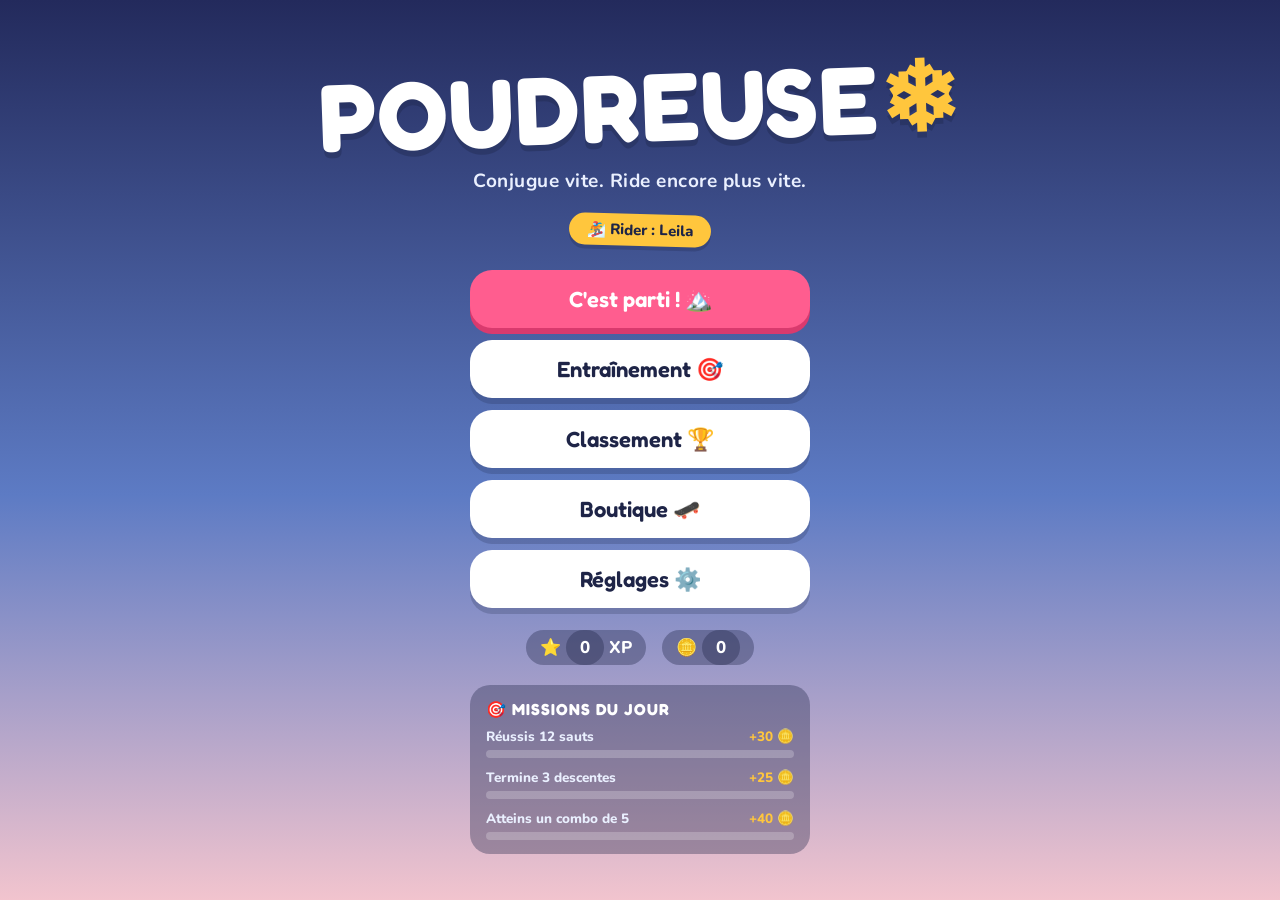
<file: index.html>
<!DOCTYPE html>
<html lang="fr">
<head>
<meta charset="UTF-8">
<meta name="viewport" content="width=device-width, initial-scale=1.0">
<title>Poudreuse ❄ le jeu de conjugaison snowboard</title>
<meta name="description" content="Conjugue vite. Ride encore plus vite. Un jeu de snowboard pour réviser la conjugaison française — présent, futur, imparfait.">
<meta name="theme-color" content="#232A5C">

<!-- Open Graph / social sharing -->
<meta property="og:type" content="website">
<meta property="og:url" content="https://poudreuse.vercel.app/">
<meta property="og:title" content="Poudreuse ❄ le jeu de conjugaison snowboard">
<meta property="og:description" content="Conjugue vite. Ride encore plus vite. Réussis tes verbes pour enchaîner les tricks et grimper au classement.">
<meta property="og:image" content="https://poudreuse.vercel.app/assets/og.png">
<meta property="og:image:width" content="1200">
<meta property="og:image:height" content="630">
<meta property="og:image:alt" content="Poudreuse — snowboardeuse sur fond de montagnes enneigées au crépuscule">
<meta property="og:image" content="https://poudreuse.vercel.app/assets/og-square.png">
<meta property="og:image:width" content="1200">
<meta property="og:image:height" content="1200">
<meta property="og:image:alt" content="Poudreuse — snowboardeuse (format carré)">
<meta property="og:locale" content="fr_FR">
<meta property="og:site_name" content="Poudreuse">
<meta name="twitter:card" content="summary_large_image">
<meta name="twitter:title" content="Poudreuse ❄ le jeu de conjugaison snowboard">
<meta name="twitter:description" content="Conjugue vite. Ride encore plus vite. Réussis tes verbes pour enchaîner les tricks et grimper au classement.">
<meta name="twitter:image" content="https://poudreuse.vercel.app/assets/og.png">

<link rel="icon" href="data:image/svg+xml,%3Csvg xmlns='http://www.w3.org/2000/svg' viewBox='0 0 100 100'%3E%3Crect width='100' height='100' rx='22' fill='%23232A5C'/%3E%3Ctext x='50' y='52' font-size='64' text-anchor='middle' dominant-baseline='central'%3E%E2%9D%84%EF%B8%8F%3C/text%3E%3C/svg%3E">
<link rel="preconnect" href="https://fonts.googleapis.com">
<link href="https://fonts.googleapis.com/css2?family=Fredoka:wght@500;600;700&family=Nunito:ital,wght@0,400;0,600;0,700;0,800;1,600&display=swap" rel="stylesheet">
<link rel="stylesheet" href="/css/styles.css">
</head>
<body>

<!-- ================= MENU ================= -->
<div id="menu" class="screen active">
  <div class="title-block">
    <h1>POUDREUSE<span class="flake">❄</span></h1>
    <p>Conjugue vite. Ride encore plus vite.</p>
  </div>
  <div class="rider-tag">🏂 Rider : <span id="riderName">Leila</span></div>
  <div class="menu-btns">
    <button class="big-btn" onclick="UI.show('mountains')">C'est parti ! 🏔️</button>
    <button class="big-btn secondary" onclick="Game.practice()">Entraînement 🎯</button>
    <button class="big-btn secondary" onclick="UI.show('leaderboard')">Classement 🏆</button>
    <button class="big-btn secondary" onclick="UI.show('shop')">Boutique 🛹</button>
    <button class="big-btn secondary" onclick="UI.show('settings')">Réglages ⚙️</button>
  </div>
  <div class="wallet">
    <span>⭐ <span id="menuXP">0</span> XP</span>
    <span>🪙 <span id="menuCoins">0</span></span>
    <span class="day-chip" id="dayChip" style="display:none"></span>
  </div>
  <div class="missions-box" id="missionsBox">
    <h3>🎯 MISSIONS DU JOUR</h3>
    <div id="missionList"></div>
  </div>
</div>

<!-- ================= MOUNTAIN SELECT ================= -->
<div id="mountains" class="screen">
  <div class="panel">
    <div class="back-row">
      <h2>Choisis ta piste</h2>
      <button class="chip-btn" onclick="UI.show('menu')">← Retour</button>
    </div>
    <p class="sub">Gagne des XP pour débloquer les pistes suivantes.</p>
    <div id="boostBar"></div>
    <div class="mtn-list" id="mtnList"></div>
  </div>
</div>

<!-- ================= SHOP ================= -->
<div id="shop" class="screen">
  <div class="panel">
    <div class="back-row">
      <h2>Boutique</h2>
      <button class="chip-btn" onclick="UI.show('menu')">← Retour</button>
    </div>
    <p class="sub">🪙 <span id="shopCoins">0</span> pièces — gagne des pièces en réussissant tes tricks !</p>
    <div class="shop-grid" id="shopGrid"></div>
  </div>
</div>

<!-- ================= SETTINGS ================= -->
<div id="settings" class="screen">
  <div class="panel">
    <div class="back-row">
      <h2>Réglages</h2>
      <button class="chip-btn" onclick="UI.show('menu')">← Retour</button>
    </div>
    <div class="setting-row">
      <div>Accents obligatoires<small>Sinon « prefere » compte pour « préfère »</small></div>
      <button class="toggle" id="tglStrict" onclick="Settings.toggle('strict')" aria-label="Accents obligatoires"></button>
    </div>
    <div class="setting-row">
      <div>Indice en anglais<small>Montre la traduction du verbe</small></div>
      <button class="toggle on" id="tglHint" onclick="Settings.toggle('hint')" aria-label="Indice en anglais"></button>
    </div>
    <div class="setting-row">
      <div>Sons<small>Bips, chocs et fanfares</small></div>
      <button class="toggle on" id="tglSound" onclick="Settings.toggle('sound')" aria-label="Sons"></button>
    </div>
    <div class="setting-row" id="authRow">
      <div class="auth-info" id="authInfo">
        <img id="authAvatar" alt="" style="display:none">
        <div><span id="authTitle">Compte Google</span><small id="authSub">Sauvegarde ta progression et publie ton nom au classement.</small></div>
      </div>
      <button class="chip-btn" id="authBtn" onclick="UI.auth()">Se connecter</button>
    </div>
  </div>
</div>

<!-- ================= LEADERBOARD ================= -->
<div id="leaderboard" class="screen">
  <div class="panel">
    <div class="back-row">
      <h2>Classement 🏆</h2>
      <button class="chip-btn" onclick="UI.show('menu')">← Retour</button>
    </div>
    <p class="sub">Les meilleurs scores, piste par piste.</p>
    <div class="lb-tabs" id="lbTabs"></div>
    <div class="lb-list" id="lbList"></div>
  </div>
</div>

<!-- ================= GAME ================= -->
<div id="game" class="screen">
  <canvas id="cv"></canvas>
  <div id="hud">
    <div style="display:flex;gap:8px">
      <div class="hud-pill" id="scorePill">0 pts</div>
      <div class="hud-pill" id="streakPill">🔥 0</div>
      <div class="hud-pill" id="coinPill">🪙 0</div>
    </div>
    <div style="display:flex;gap:8px">
      <div class="hud-pill" id="boostPill" style="display:none"></div>
      <div class="hud-pill" id="recordPill">🏆 0</div>
      <div class="hud-pill" id="jumpPill">Saut 1/10</div>
      <button class="hud-pill" style="pointer-events:auto" onclick="Game.quit()">✕</button>
    </div>
  </div>
  <div id="combo-banner"></div>
  <div id="trick-burst"><span class="trick-name"></span><span class="trick-pts"></span></div>
  <div id="reveal-card"><div class="label">La bonne réponse</div><div class="answer"></div></div>
  <div id="countdown"></div>
  <div id="prompt-zone">
    <div class="prompt-card" id="promptCard">
      <div class="golden-tag" id="goldenTag" style="display:none">✨ VERBE DORÉ ×3 ✨</div>
      <div class="prompt-tense" id="pTense">PRÉSENT</div>
      <div class="prompt-verb" id="pVerb">parler</div>
      <div class="prompt-eng" id="pEng">to speak</div>
      <div class="prompt-person">➜ <b id="pPerson">nous</b> ______</div>
    </div>
    <div id="timerbar"><div id="timerfill"></div></div>
    <div class="answer-row">
      <input id="answer" autocomplete="off" autocapitalize="off" spellcheck="false" placeholder="tape ici…">
      <button id="goBtn" onclick="Game.submit()">GO</button>
    </div>
    <div class="accent-strip" id="accentStrip"></div>
  </div>
</div>

<!-- ================= RESULTS ================= -->
<div id="results" class="screen">
  <div class="panel" style="text-align:center">
    <h2 id="resTitle">Descente terminée ! 🏁</h2>
    <p class="sub" id="resSub"></p>
    <div class="stat-grid">
      <div class="stat"><div class="v" id="resScore">0</div><div class="k">Points</div></div>
      <div class="stat"><div class="v" id="resAcc">0%</div><div class="k">Précision</div></div>
      <div class="stat"><div class="v" id="resBest">—</div><div class="k">Meilleur trick</div></div>
      <div class="stat"><div class="v" id="resCoins">+0 🪙</div><div class="k">Pièces</div></div>
    </div>
    <div style="text-align:left">
      <div class="xp-note"><span id="resXPnote"></span></div>
      <div class="xp-bar"><div class="xp-fill" id="resXPfill" style="width:0%"></div></div>
    </div>
    <div class="review-list" id="reviewList" style="text-align:left"></div>
    <div id="unlockFlash"></div>
    <div class="chest-zone" id="chestZone" style="display:none">
      <div class="chest-label">Descente réussie — tu as gagné un coffre !</div>
      <button class="chest-btn" id="chestBtn" onclick="Game.openChest()">🎁</button>
      <div id="chestReveal"></div>
    </div>
    <div class="lb-submit" id="lbSubmit"></div>
    <div class="menu-btns" style="width:100%;margin-top:16px">
      <button class="big-btn" onclick="Game.replay()">Encore ! 🔁</button>
      <button class="big-btn secondary" onclick="UI.show('leaderboard')">Classement 🏆</button>
      <button class="big-btn secondary" onclick="UI.show('mountains')">Autre piste 🏔️</button>
    </div>
  </div>
</div>
<div id="toast"></div>

<script src="/js/data.js"></script>
<script src="/js/audio.js"></script>
<script src="/js/ui.js"></script>
<script src="/js/world.js"></script>
<script src="/js/missions.js"></script>
<script src="/js/game.js"></script>
<script type="module" src="/js/cloud.js"></script>
</body>
</html>
</file>
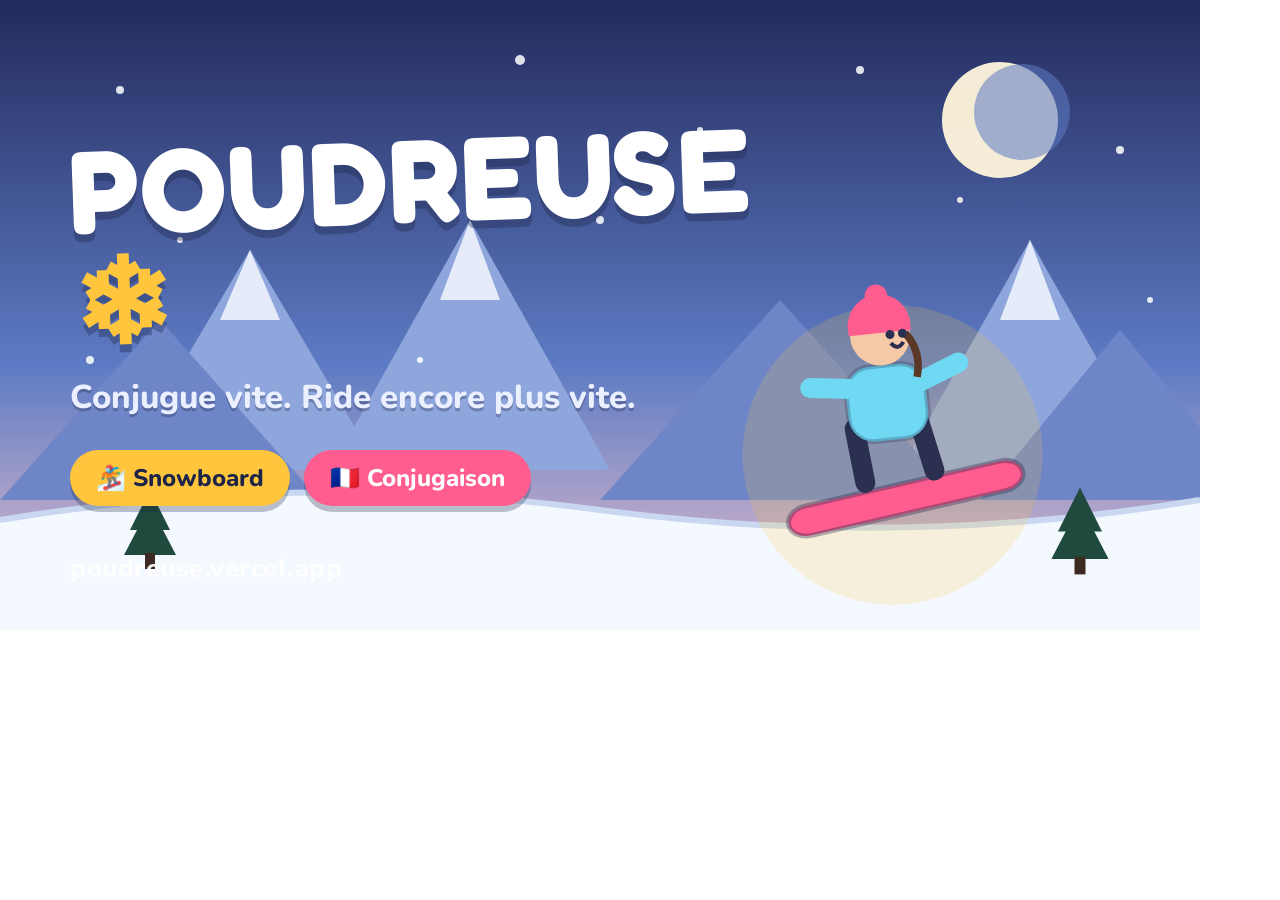
<file: assets/og-source.html>
<!DOCTYPE html>
<html lang="fr">
<head>
<meta charset="UTF-8">
<link href="https://fonts.googleapis.com/css2?family=Fredoka:wght@500;600;700&family=Nunito:wght@600;700;800&display=swap" rel="stylesheet">
<style>
  *{margin:0;padding:0;box-sizing:border-box}
  html,body{width:1200px;height:630px;overflow:hidden}
  .card{
    position:relative;width:1200px;height:630px;
    font-family:'Nunito',sans-serif;color:#1E2447;
    background:linear-gradient(180deg,#232A5C 0%,#5D7BC4 58%,#F2C4CE 100%);
  }
  svg.scene{position:absolute;inset:0;width:1200px;height:630px}
  .content{position:absolute;inset:0;display:flex;align-items:center;padding:0 70px}
  .left{width:640px}
  h1{
    font-family:'Fredoka',sans-serif;font-weight:700;font-size:118px;line-height:.95;
    color:#fff;letter-spacing:2px;text-shadow:0 8px 0 rgba(30,36,71,.35);
    transform:rotate(-2deg);
  }
  h1 .flake{color:#FFC63D}
  .tag{
    margin-top:26px;font-size:33px;font-weight:800;color:#EAF0FF;
    text-shadow:0 3px 0 rgba(30,36,71,.3);
  }
  .chips{margin-top:30px;display:flex;gap:14px}
  .chip{
    font-weight:800;font-size:24px;padding:12px 26px;border-radius:999px;
    box-shadow:0 6px 0 rgba(30,36,71,.28);
  }
  .chip.gold{background:#FFC63D;color:#1E2447}
  .chip.coral{background:#FF5D8F;color:#fff}
  .url{
    position:absolute;left:70px;bottom:44px;font-weight:800;font-size:26px;
    color:#fff;opacity:.92;letter-spacing:.5px;
  }
</style>
</head>
<body>
<div class="card">
  <svg class="scene" viewBox="0 0 1200 630" preserveAspectRatio="none">
    <!-- moon -->
    <circle cx="1000" cy="120" r="58" fill="rgba(255,246,220,.95)"/>
    <circle cx="1022" cy="112" r="48" fill="#5D7BC4" opacity=".55"/>
    <!-- far peaks -->
    <g fill="#8FA6DC">
      <polygon points="120,470 250,250 380,470"/>
      <polygon points="330,470 470,220 610,470"/>
      <polygon points="900,470 1030,240 1160,470"/>
    </g>
    <g fill="#F4F8FF" opacity=".85">
      <polygon points="220,320 250,250 280,320"/>
      <polygon points="440,300 470,220 500,300"/>
      <polygon points="1000,320 1030,240 1060,320"/>
    </g>
    <!-- mid peaks -->
    <g fill="#6E86C8">
      <polygon points="0,500 160,320 320,500"/>
      <polygon points="600,500 780,300 960,500"/>
      <polygon points="980,500 1120,330 1260,500"/>
    </g>
    <!-- snow ground -->
    <path d="M0,520 Q300,470 600,510 T1200,500 L1200,630 L0,630 Z" fill="#F4F8FF"/>
    <path d="M0,520 Q300,470 600,510 T1200,500" fill="none" stroke="#C9D8F0" stroke-width="6"/>
    <!-- little pines -->
    <g>
      <g transform="translate(150,545)"><polygon points="-26,10 26,10 0,-40" fill="#1F4A3D"/><polygon points="-20,-15 20,-15 0,-55" fill="#1F4A3D"/><rect x="-5" y="8" width="10" height="16" fill="#3B2B22"/></g>
      <g transform="translate(1080,548) scale(1.1)"><polygon points="-26,10 26,10 0,-40" fill="#1F4A3D"/><polygon points="-20,-15 20,-15 0,-55" fill="#1F4A3D"/><rect x="-5" y="8" width="10" height="16" fill="#3B2B22"/></g>
    </g>
    <!-- falling snow -->
    <g fill="#fff" opacity=".85">
      <circle cx="120" cy="90" r="4"/><circle cx="330" cy="160" r="3"/><circle cx="520" cy="60" r="5"/>
      <circle cx="700" cy="130" r="3"/><circle cx="860" cy="70" r="4"/><circle cx="180" cy="240" r="3"/>
      <circle cx="600" cy="220" r="4"/><circle cx="960" cy="200" r="3"/><circle cx="1120" cy="150" r="4"/>
      <circle cx="420" cy="360" r="3"/><circle cx="90" cy="360" r="4"/><circle cx="1150" cy="300" r="3"/>
    </g>

    <!-- SNOWBOARDER (right side), matches the in-game vector rider -->
    <g transform="translate(890,430) scale(2.5) rotate(-6)">
      <!-- fire glow -->
      <circle cx="0" cy="10" r="60" fill="#FFC63D" opacity=".18"/>
      <!-- board -->
      <g transform="rotate(-7)">
        <rect x="-48" y="22" width="96" height="12" rx="8" fill="#FF5D8F"/>
        <rect x="-48" y="22" width="96" height="12" rx="8" fill="none" stroke="rgba(30,36,71,.35)" stroke-width="2"/>
      </g>
      <!-- legs -->
      <path d="M-12,20 L-14,-2" stroke="#2B3050" stroke-width="8" stroke-linecap="round"/>
      <path d="M16,18 L12,-2" stroke="#2B3050" stroke-width="8" stroke-linecap="round"/>
      <!-- jacket -->
      <rect x="-16" y="-26" width="32" height="30" rx="10" fill="#6FD8F2" stroke="rgba(30,36,71,.25)" stroke-width="2"/>
      <!-- arms -->
      <path d="M-14,-18 L-30,-20" stroke="#6FD8F2" stroke-width="8" stroke-linecap="round"/>
      <path d="M14,-18 L30,-24" stroke="#6FD8F2" stroke-width="8" stroke-linecap="round"/>
      <!-- head -->
      <circle cx="0" cy="-38" r="12" fill="#F5C9A8"/>
      <!-- hair -->
      <path d="M10,-38 Q16,-30 13,-20" stroke="#5A3825" stroke-width="3" fill="none"/>
      <!-- beanie -->
      <path d="M-12.5,-42 A12.5,12.5 0 0 1 12.5,-42 Z" fill="#FF5D8F"/>
      <rect x="-12.5" y="-44" width="25" height="5" fill="#FF5D8F"/>
      <circle cx="0" cy="-54" r="4.5" fill="#FF5D8F"/>
      <!-- face -->
      <circle cx="4" cy="-38" r="1.8" fill="#2B3050"/>
      <circle cx="9" cy="-38" r="1.8" fill="#2B3050"/>
      <path d="M4,-34.5 Q6.5,-31 9,-34.5" stroke="#2B3050" stroke-width="1.6" fill="none"/>
    </g>
  </svg>

  <div class="content">
    <div class="left">
      <h1>POUDREUSE<span class="flake"> ❄</span></h1>
      <div class="tag">Conjugue vite. Ride encore plus vite.</div>
      <div class="chips">
        <span class="chip gold">🏂 Snowboard</span>
        <span class="chip coral">🇫🇷 Conjugaison</span>
      </div>
    </div>
  </div>
  <div class="url">poudreuse.vercel.app</div>
</div>
</body>
</html>
</file>
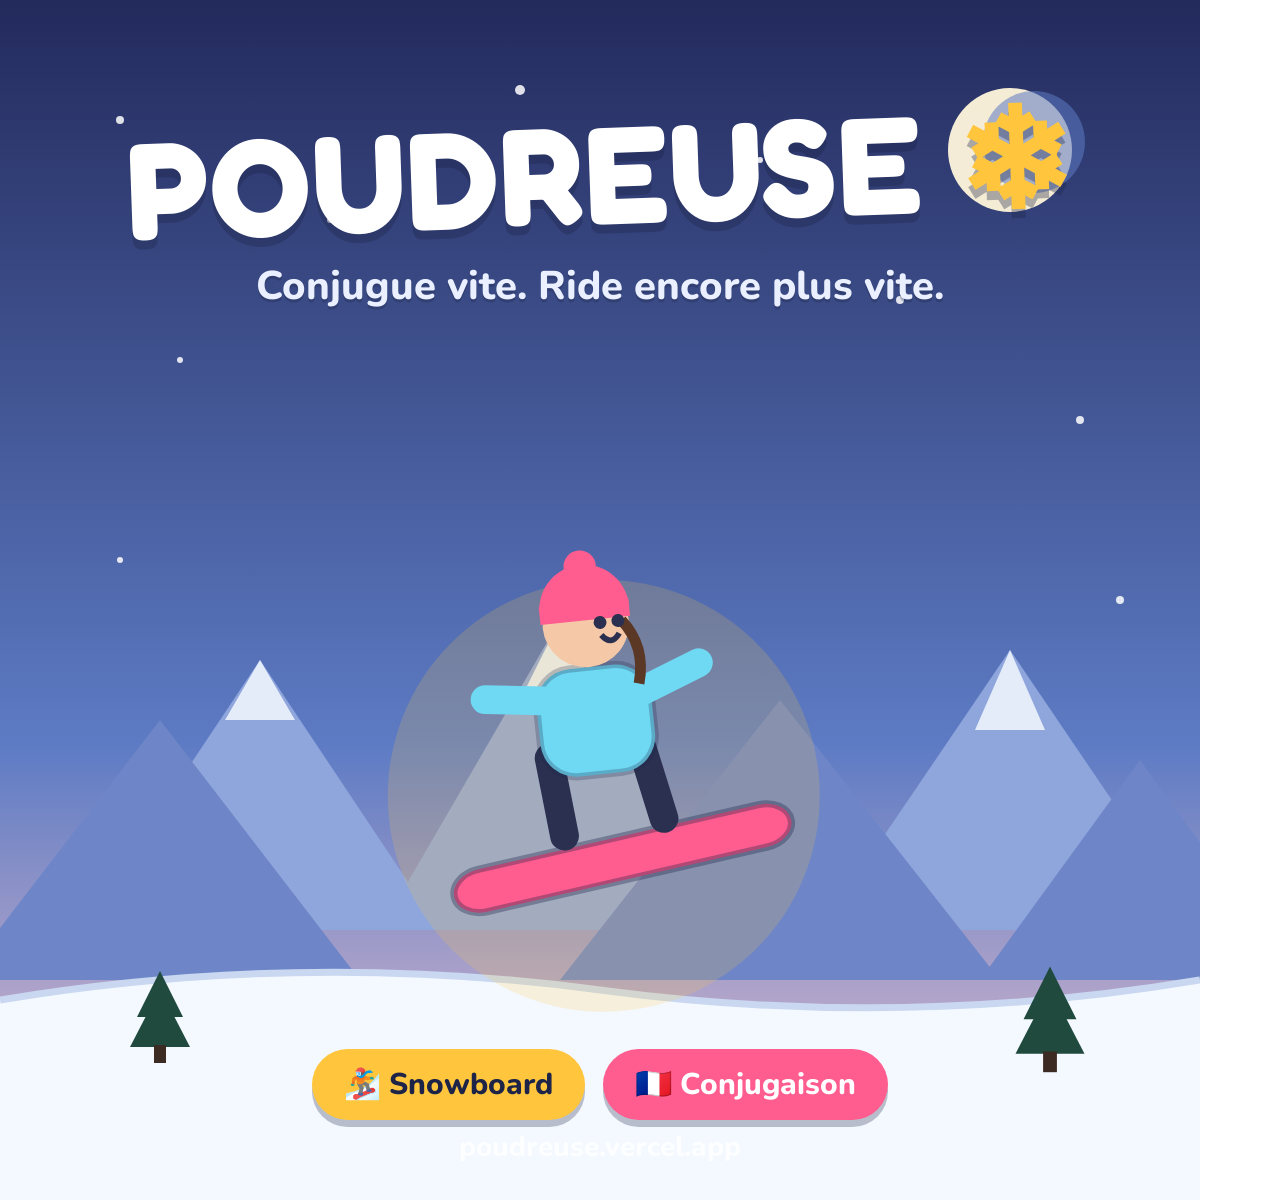
<file: assets/og-square-source.html>
<!DOCTYPE html>
<html lang="fr">
<head>
<meta charset="UTF-8">
<link href="https://fonts.googleapis.com/css2?family=Fredoka:wght@500;600;700&family=Nunito:wght@600;700;800&display=swap" rel="stylesheet">
<style>
  *{margin:0;padding:0;box-sizing:border-box}
  html,body{width:1200px;height:1200px;overflow:hidden}
  .card{
    position:relative;width:1200px;height:1200px;
    font-family:'Nunito',sans-serif;color:#1E2447;
    background:linear-gradient(180deg,#232A5C 0%,#5D7BC4 62%,#F2C4CE 100%);
  }
  svg.scene{position:absolute;inset:0;width:1200px;height:1200px}
  .content{position:absolute;inset:0;display:flex;flex-direction:column;align-items:center;text-align:center;padding-top:110px}
  h1{
    font-family:'Fredoka',sans-serif;font-weight:700;font-size:138px;line-height:.92;
    color:#fff;letter-spacing:2px;text-shadow:0 9px 0 rgba(30,36,71,.35);
    transform:rotate(-2deg);
  }
  h1 .flake{color:#FFC63D}
  .tag{
    margin-top:22px;font-size:40px;font-weight:800;color:#EAF0FF;
    text-shadow:0 3px 0 rgba(30,36,71,.3);
  }
  .chips{position:absolute;left:0;right:0;bottom:80px;display:flex;gap:18px;justify-content:center}
  .chip{
    font-weight:800;font-size:30px;padding:15px 32px;border-radius:999px;
    box-shadow:0 7px 0 rgba(30,36,71,.28);
  }
  .chip.gold{background:#FFC63D;color:#1E2447}
  .chip.coral{background:#FF5D8F;color:#fff}
  .url{position:absolute;left:0;right:0;bottom:34px;text-align:center;font-weight:800;font-size:28px;color:#fff;opacity:.9}
</style>
</head>
<body>
<div class="card">
  <svg class="scene" viewBox="0 0 1200 1200" preserveAspectRatio="none">
    <!-- moon -->
    <circle cx="1010" cy="150" r="62" fill="rgba(255,246,220,.95)"/>
    <circle cx="1034" cy="142" r="51" fill="#5D7BC4" opacity=".55"/>
    <!-- far peaks -->
    <g fill="#8FA6DC">
      <polygon points="80,930 260,660 440,930"/>
      <polygon points="380,930 560,620 740,930"/>
      <polygon points="820,930 1010,650 1200,930"/>
    </g>
    <g fill="#F4F8FF" opacity=".85">
      <polygon points="225,720 260,660 295,720"/>
      <polygon points="525,690 560,620 595,690"/>
      <polygon points="975,730 1010,650 1045,730"/>
    </g>
    <!-- mid peaks -->
    <g fill="#6E86C8">
      <polygon points="-40,980 160,720 360,980"/>
      <polygon points="560,980 780,700 1000,980"/>
      <polygon points="980,980 1140,760 1300,980"/>
    </g>
    <!-- snow ground -->
    <path d="M0,1000 Q300,950 600,990 T1200,980 L1200,1200 L0,1200 Z" fill="#F4F8FF"/>
    <path d="M0,1000 Q300,950 600,990 T1200,980" fill="none" stroke="#C9D8F0" stroke-width="7"/>
    <!-- pines -->
    <g transform="translate(160,1035)"><polygon points="-30,12 30,12 0,-46" fill="#1F4A3D"/><polygon points="-23,-18 23,-18 0,-64" fill="#1F4A3D"/><rect x="-6" y="10" width="12" height="18" fill="#3B2B22"/></g>
    <g transform="translate(1050,1040) scale(1.15)"><polygon points="-30,12 30,12 0,-46" fill="#1F4A3D"/><polygon points="-23,-18 23,-18 0,-64" fill="#1F4A3D"/><rect x="-6" y="10" width="12" height="18" fill="#3B2B22"/></g>
    <!-- falling snow -->
    <g fill="#fff" opacity=".85">
      <circle cx="120" cy="120" r="4"/><circle cx="330" cy="220" r="3"/><circle cx="520" cy="90" r="5"/>
      <circle cx="760" cy="160" r="3"/><circle cx="900" cy="300" r="4"/><circle cx="180" cy="360" r="3"/>
      <circle cx="1080" cy="420" r="4"/><circle cx="120" cy="560" r="3"/><circle cx="1120" cy="600" r="4"/>
    </g>

    <!-- SNOWBOARDER (centered) -->
    <g transform="translate(600,760) scale(3.6) rotate(-6)">
      <circle cx="0" cy="10" r="60" fill="#FFC63D" opacity=".18"/>
      <g transform="rotate(-7)">
        <rect x="-48" y="22" width="96" height="12" rx="8" fill="#FF5D8F"/>
        <rect x="-48" y="22" width="96" height="12" rx="8" fill="none" stroke="rgba(30,36,71,.35)" stroke-width="2"/>
      </g>
      <path d="M-12,20 L-14,-2" stroke="#2B3050" stroke-width="8" stroke-linecap="round"/>
      <path d="M16,18 L12,-2" stroke="#2B3050" stroke-width="8" stroke-linecap="round"/>
      <rect x="-16" y="-26" width="32" height="30" rx="10" fill="#6FD8F2" stroke="rgba(30,36,71,.25)" stroke-width="2"/>
      <path d="M-14,-18 L-30,-20" stroke="#6FD8F2" stroke-width="8" stroke-linecap="round"/>
      <path d="M14,-18 L30,-24" stroke="#6FD8F2" stroke-width="8" stroke-linecap="round"/>
      <circle cx="0" cy="-38" r="12" fill="#F5C9A8"/>
      <path d="M10,-38 Q16,-30 13,-20" stroke="#5A3825" stroke-width="3" fill="none"/>
      <path d="M-12.5,-42 A12.5,12.5 0 0 1 12.5,-42 Z" fill="#FF5D8F"/>
      <rect x="-12.5" y="-44" width="25" height="5" fill="#FF5D8F"/>
      <circle cx="0" cy="-54" r="4.5" fill="#FF5D8F"/>
      <circle cx="4" cy="-38" r="1.8" fill="#2B3050"/>
      <circle cx="9" cy="-38" r="1.8" fill="#2B3050"/>
      <path d="M4,-34.5 Q6.5,-31 9,-34.5" stroke="#2B3050" stroke-width="1.6" fill="none"/>
    </g>
  </svg>

  <div class="content">
    <h1>POUDREUSE<span class="flake"> ❄</span></h1>
    <div class="tag">Conjugue vite. Ride encore plus vite.</div>
  </div>
  <div class="chips">
    <span class="chip gold">🏂 Snowboard</span>
    <span class="chip coral">🇫🇷 Conjugaison</span>
  </div>
  <div class="url">poudreuse.vercel.app</div>
</div>
</body>
</html>
</file>
<file: css/styles.css>
:root{
  --sky-top:#232A5C;
  --sky-mid:#5D7BC4;
  --sky-horizon:#F2C4CE;
  --snow:#F4F8FF;
  --snow-shade:#C9D8F0;
  --ink:#1E2447;
  --coral:#FF5D8F;
  --coral-dark:#D93A6E;
  --gold:#FFC63D;
  --mint:#7FE3C3;
  --pine:#1F4A3D;
  --card:#FFFFFF;
  --card-shadow:0 8px 0 rgba(30,36,71,.14);
  --radius:22px;
}
*{margin:0;padding:0;box-sizing:border-box}
html,body{height:100%}
body{
  font-family:'Nunito',sans-serif;
  color:var(--ink);
  background:linear-gradient(180deg,var(--sky-top) 0%,var(--sky-mid) 55%,var(--sky-horizon) 100%);
  overflow:hidden;
  -webkit-user-select:none;user-select:none;
}
button{font-family:inherit;cursor:pointer;border:none}
.screen{position:absolute;inset:0;display:none;flex-direction:column;align-items:center;justify-content:center;padding:20px;overflow-y:auto}
.screen.active{display:flex;animation:screenIn .28s ease-out}
@keyframes screenIn{from{opacity:0;transform:scale(.97)}}
#game.active{animation-name:screenFade}  /* no scale pop on the canvas */
@keyframes screenFade{from{opacity:0}}
h1,h2,h3,.display{font-family:'Fredoka',sans-serif}

/* ============ MENU ============ */
#menu{gap:14px}
.title-block{text-align:center;margin-bottom:6px}
.title-block h1{
  font-size:clamp(52px,9vw,96px);font-weight:700;color:#fff;letter-spacing:2px;
  text-shadow:0 6px 0 rgba(30,36,71,.35);
  transform:rotate(-2deg);
  animation:titleBob 3.4s ease-in-out infinite;
}
@keyframes titleBob{
  0%,100%{transform:rotate(-2deg) translateY(0)}
  50%{transform:rotate(-1.2deg) translateY(-7px)}
}
.menu-snow{position:absolute;inset:0;overflow:hidden;pointer-events:none}
.menu-snow span{
  position:absolute;top:-30px;color:rgba(255,255,255,.75);
  animation:menuFall linear infinite;
}
@keyframes menuFall{
  from{transform:translateY(-30px) translateX(0) rotate(0)}
  to{transform:translateY(110vh) translateX(40px) rotate(280deg)}
}
.title-block h1 .flake{display:inline-block;color:var(--gold);animation:spinflake 6s linear infinite}
@keyframes spinflake{to{transform:rotate(360deg)}}
.title-block p{color:#EAF0FF;font-weight:700;font-size:clamp(14px,2.2vw,19px);letter-spacing:.5px;margin-top:4px}
.rider-tag{
  background:var(--gold);color:var(--ink);font-weight:800;padding:6px 18px;border-radius:999px;
  font-size:15px;transform:rotate(1.5deg);box-shadow:0 4px 0 rgba(30,36,71,.25);
}
.menu-btns{display:flex;flex-direction:column;gap:12px;width:min(340px,88vw);margin-top:10px}
.big-btn{
  font-family:'Fredoka',sans-serif;font-weight:600;font-size:22px;padding:16px;
  border-radius:var(--radius);background:var(--coral);color:#fff;
  box-shadow:0 6px 0 var(--coral-dark);transition:transform .08s,box-shadow .08s;
}
.big-btn:hover{transform:translateY(-2px)}
.big-btn:active{transform:translateY(4px);box-shadow:0 2px 0 var(--coral-dark)}
.big-btn.secondary{background:#fff;color:var(--ink);box-shadow:0 6px 0 rgba(30,36,71,.22)}
.big-btn.secondary:active{box-shadow:0 2px 0 rgba(30,36,71,.22)}
.wallet{display:flex;gap:16px;margin-top:8px;color:#fff;font-weight:800;font-size:17px}
.wallet span{background:rgba(30,36,71,.35);padding:6px 14px;border-radius:999px}

/* ============ PANELS (mountains / shop / settings / results) ============ */
.panel{
  background:var(--card);border-radius:28px;box-shadow:var(--card-shadow);
  width:min(560px,94vw);max-height:88vh;overflow-y:auto;padding:26px;
}
.panel h2{font-size:30px;margin-bottom:4px}
.panel .sub{color:#6B7399;font-weight:700;margin-bottom:18px}
.back-row{display:flex;justify-content:space-between;align-items:center;margin-bottom:10px}
.chip-btn{
  background:#EEF2FC;color:var(--ink);font-weight:800;padding:8px 16px;border-radius:999px;font-size:15px;
}
.chip-btn:hover{background:#E0E7F8}
.mtn-list{display:flex;flex-direction:column;gap:12px}
.mtn-card{
  display:flex;align-items:center;gap:14px;text-align:left;width:100%;
  background:#F5F8FF;border-radius:18px;padding:14px 16px;border:3px solid transparent;
  transition:transform .08s;
}
.mtn-card:not(.locked):hover{transform:translateX(4px);border-color:var(--coral)}
.mtn-card.locked{opacity:.55;cursor:not-allowed}
.mtn-dot{width:46px;height:46px;border-radius:14px;display:flex;align-items:center;justify-content:center;font-size:24px;flex-shrink:0;color:#fff;font-family:'Fredoka',sans-serif;font-weight:700}
.mtn-info h3{font-size:19px}
.mtn-info p{font-size:13.5px;color:#6B7399;font-weight:700}
.mtn-info .lock-note{color:var(--coral-dark)}
.shop-grid{display:grid;grid-template-columns:repeat(auto-fill,minmax(140px,1fr));gap:12px}
.shop-sec{grid-column:1/-1;font-size:18px;margin-top:6px}
.shop-sec:first-child{margin-top:0}
.boost-big{font-size:40px;position:relative;line-height:1.2}
.boost-count{
  position:absolute;transform:translate(2px,-4px);background:var(--coral);color:#fff;
  font-family:'Fredoka',sans-serif;font-size:13px;font-weight:600;padding:1px 7px;border-radius:999px;
}
.boost-desc{font-size:12.5px;font-weight:700;color:#6B7399;margin-top:4px;line-height:1.35}
#boostBar{margin-bottom:14px}
.boost-title{font-weight:800;font-size:14px;color:#6B7399;margin-bottom:8px}
.boost-chips{display:flex;gap:8px;flex-wrap:wrap}
.boost-chip{
  background:#EEF2FC;color:var(--ink);font-weight:800;font-size:14px;
  padding:8px 14px;border-radius:999px;border:3px solid transparent;
}
.boost-chip .ct{color:#8A92B5}
.boost-chip.sel{border-color:var(--coral);background:#FFF1F5}
.boost-chip.sel .ct{color:var(--coral-dark)}
.board-card{background:#F5F8FF;border-radius:18px;padding:14px;text-align:center;border:3px solid transparent}
.board-card.owned-active{border-color:var(--mint)}
.board-swatch{height:26px;border-radius:999px;margin:10px 0}
.board-card h4{font-family:'Fredoka',sans-serif;font-size:16px}
.board-card button{margin-top:8px;width:100%;padding:8px;border-radius:12px;font-weight:800;background:var(--coral);color:#fff}
.board-card button.use{background:var(--mint);color:var(--ink)}
.board-card button:disabled{background:#D9DFF0;color:#8A92B5;cursor:not-allowed}
.setting-row{display:flex;justify-content:space-between;align-items:center;padding:14px 4px;border-bottom:2px solid #EEF2FC;font-weight:800}
.setting-row small{display:block;color:#6B7399;font-weight:700}
.toggle{width:56px;height:32px;border-radius:999px;background:#D9DFF0;position:relative;transition:background .15s;flex-shrink:0}
.toggle::after{content:'';position:absolute;top:4px;left:4px;width:24px;height:24px;border-radius:50%;background:#fff;transition:left .15s}
.toggle.on{background:var(--mint)}
.toggle.on::after{left:28px}

/* ============ GAME ============ */
#game{padding:0}
#cv{position:absolute;inset:0;width:100%;height:100%}
#hud{
  position:absolute;top:0;left:0;right:0;display:flex;justify-content:space-between;
  padding:16px 20px;pointer-events:none;
}
.hud-pill{
  background:rgba(30,36,71,.55);color:#fff;font-weight:800;padding:8px 16px;border-radius:999px;
  font-size:16px;backdrop-filter:blur(4px);
}
#streakPill{transition:transform .15s}
#streakPill.fire{
  background:linear-gradient(90deg,#FF8A3D,var(--gold));color:var(--ink);
  animation:flameFlicker .5s ease-in-out infinite;
}
@keyframes flameFlicker{
  0%,100%{transform:scale(1.12) rotate(0)}
  30%{transform:scale(1.16) rotate(-1.5deg)}
  65%{transform:scale(1.1) rotate(1.5deg)}
}
#prompt-zone{
  position:absolute;left:50%;bottom:5%;transform:translateX(-50%);
  width:min(520px,94vw);display:none;flex-direction:column;gap:10px;
}
#prompt-zone.active{display:flex;animation:promptIn .38s cubic-bezier(.34,1.56,.64,1)}
@keyframes promptIn{from{transform:translateX(-50%) translateY(60px) scale(.92);opacity:0}}
.prompt-card{
  background:var(--card);border-radius:24px;box-shadow:var(--card-shadow);padding:20px 24px;text-align:center;
}
.prompt-tense{font-weight:800;color:var(--coral-dark);font-size:14px;letter-spacing:1.5px;text-transform:uppercase}
.prompt-verb{font-family:'Fredoka',sans-serif;font-size:34px;font-weight:700;margin:2px 0}
.prompt-eng{color:#6B7399;font-weight:700;font-style:italic;font-size:15px}
.prompt-person{font-size:24px;font-weight:800;margin-top:8px}
.prompt-person b{color:var(--coral)}
#timerbar{height:12px;border-radius:999px;background:rgba(255,255,255,.4);overflow:hidden}
#timerfill{height:100%;width:100%;border-radius:999px;background:var(--mint);transition:background .2s}
#timerfill.low{background:var(--coral)}
.answer-row{display:flex;gap:8px}
#answer{
  flex:1;font-family:'Fredoka',sans-serif;font-size:26px;font-weight:600;text-align:center;
  padding:12px;border-radius:18px;border:4px solid var(--snow-shade);outline:none;color:var(--ink);
  -webkit-user-select:text;user-select:text;min-width:0;
}
#answer:focus{border-color:var(--coral)}
#goBtn{
  font-family:'Fredoka',sans-serif;font-size:22px;font-weight:600;padding:0 26px;border-radius:18px;
  background:var(--coral);color:#fff;box-shadow:0 4px 0 var(--coral-dark);
}
#goBtn:active{transform:translateY(3px);box-shadow:0 1px 0 var(--coral-dark)}
.accent-strip{display:flex;gap:6px;justify-content:center}
.accent-strip button{
  font-family:'Fredoka',sans-serif;font-size:20px;font-weight:600;width:44px;height:44px;border-radius:14px;
  background:rgba(255,255,255,.92);color:var(--ink);box-shadow:0 3px 0 rgba(30,36,71,.2);
}
.accent-strip button:active{transform:translateY(2px);box-shadow:none}
#reveal-card{
  position:absolute;left:50%;top:34%;transform:translate(-50%,-50%) rotate(-2deg);
  background:var(--card);border-radius:22px;box-shadow:var(--card-shadow);padding:18px 30px;text-align:center;
  display:none;
}
#reveal-card.show{display:block;animation:pop .4s cubic-bezier(.34,1.56,.64,1)}
#reveal-card .label{font-weight:800;font-size:14px;letter-spacing:1px;color:var(--coral-dark);text-transform:uppercase}
#reveal-card .answer{font-family:'Fredoka',sans-serif;font-size:36px;font-weight:700}
@keyframes pop{from{transform:translate(-50%,-50%) rotate(-2deg) scale(.6);opacity:0}}
#trick-burst{
  position:absolute;left:50%;top:26%;transform:translate(-50%,-50%);
  font-family:'Fredoka',sans-serif;font-weight:700;color:#fff;text-align:center;
  pointer-events:none;display:none;
}
#trick-burst.show{display:block;animation:burst 1s cubic-bezier(.2,1.2,.4,1)}
#trick-burst .trick-name{
  font-size:clamp(38px,7vw,64px);letter-spacing:2px;
  text-shadow:0 5px 0 rgba(30,36,71,.4);transform:rotate(-4deg);display:block;
}
#trick-burst .trick-pts{
  font-size:24px;color:var(--gold);text-shadow:0 3px 0 rgba(30,36,71,.4);
  display:inline-block;animation:ptsPop 1s ease-out;
}
@keyframes burst{
  0%{transform:translate(-50%,-50%) scale(.2) rotate(-14deg);opacity:0}
  16%{transform:translate(-50%,-50%) scale(1.22) rotate(3deg);opacity:1}
  30%{transform:translate(-50%,-50%) scale(1) rotate(0)}
  78%{opacity:1}
  100%{transform:translate(-50%,-64%) scale(1.04);opacity:0}
}
@keyframes ptsPop{
  0%,22%{transform:scale(0);opacity:0}
  38%{transform:scale(1.5);opacity:1}
  52%{transform:scale(1)}
  100%{opacity:1}
}
#countdown{
  position:absolute;inset:0;display:none;align-items:center;justify-content:center;
  font-family:'Fredoka',sans-serif;font-size:120px;font-weight:700;color:#fff;
  text-shadow:0 8px 0 rgba(30,36,71,.35);pointer-events:none;
}
#countdown.show{display:flex}
#countdown.pop{animation:cdPop .65s cubic-bezier(.2,1.4,.4,1)}
@keyframes cdPop{0%{transform:scale(2.6) rotate(-6deg);opacity:0}45%{transform:scale(1) rotate(0);opacity:1}}

/* ============ RESULTS ============ */
.stat-grid{display:grid;grid-template-columns:1fr 1fr;gap:10px;margin:14px 0}
.stat{background:#F5F8FF;border-radius:16px;padding:12px;text-align:center}
.screen.active .stat{animation:statPop .45s cubic-bezier(.34,1.56,.64,1) backwards}
.screen.active .stat:nth-child(2){animation-delay:.08s}
.screen.active .stat:nth-child(3){animation-delay:.16s}
.screen.active .stat:nth-child(4){animation-delay:.24s}
@keyframes statPop{from{transform:scale(.6) translateY(14px);opacity:0}}
.screen.active .review-item{animation:reviewIn .35s ease-out backwards}
.screen.active .review-item:nth-child(2){animation-delay:.07s}
.screen.active .review-item:nth-child(3){animation-delay:.14s}
.screen.active .review-item:nth-child(4){animation-delay:.21s}
.screen.active .review-item:nth-child(n+5){animation-delay:.28s}
@keyframes reviewIn{from{transform:translateX(-16px);opacity:0}}
.stat .v{font-family:'Fredoka',sans-serif;font-size:28px;font-weight:700}
.stat .k{font-size:13px;font-weight:800;color:#6B7399;text-transform:uppercase;letter-spacing:.5px}
.review-list{margin:10px 0}
.review-list h3{font-size:17px;margin-bottom:6px}
.review-item{
  background:#FFF1F5;border-radius:12px;padding:8px 14px;font-weight:800;margin-bottom:6px;
  display:flex;justify-content:space-between;font-size:15px;
}
.review-item b{color:var(--coral-dark)}
.xp-bar{height:14px;border-radius:999px;background:#EEF2FC;overflow:hidden;margin:6px 0 2px}
.xp-fill{height:100%;background:linear-gradient(90deg,var(--mint),#4EC9A0);border-radius:999px;transition:width .8s ease}
.xp-note{font-size:13px;font-weight:800;color:#6B7399}
.unlock-flash{
  background:var(--gold);border-radius:14px;padding:10px 14px;font-weight:800;text-align:center;
  margin-top:10px;animation:pop .3s ease-out;
}

/* ============ JUICE ============ */
#combo-banner{
  position:absolute;left:50%;top:14%;transform:translateX(-50%);
  font-family:'Fredoka',sans-serif;font-weight:700;font-size:clamp(30px,5.5vw,52px);
  color:#fff;letter-spacing:3px;text-shadow:0 5px 0 rgba(30,36,71,.4);
  padding:8px 28px;border-radius:999px;display:none;pointer-events:none;white-space:nowrap;
}
#combo-banner.show{display:block;animation:comboIn 1.4s ease-out}
#combo-banner.t1{background:linear-gradient(90deg,#FF8A3D,var(--gold))}
#combo-banner.t2{background:linear-gradient(90deg,var(--coral),#FF8A3D)}
#combo-banner.t3{background:linear-gradient(90deg,#8B5CF6,var(--coral),var(--gold));animation:comboIn 1.4s ease-out,hueSpin 1s linear infinite}
@keyframes comboIn{
  0%{transform:translateX(-50%) scale(.2) rotate(-8deg);opacity:0}
  15%{transform:translateX(-50%) scale(1.2) rotate(2deg);opacity:1}
  28%{transform:translateX(-50%) scale(1) rotate(0)}
  80%{opacity:1}100%{opacity:0}
}
@keyframes hueSpin{to{filter:hue-rotate(360deg)}}
.prompt-card.golden{
  background:linear-gradient(135deg,#FFF6DC,#FFE7A8);
  border:4px solid var(--gold);box-shadow:0 0 30px rgba(255,198,61,.8),var(--card-shadow);
}
.golden-tag{
  display:inline-block;background:var(--gold);color:var(--ink);font-weight:800;font-size:13px;
  padding:3px 12px;border-radius:999px;letter-spacing:1px;margin-bottom:4px;animation:goldPulse 1s ease-in-out infinite;
}
@keyframes goldPulse{50%{transform:scale(1.1)}}
#recordPill.beaten{
  background:linear-gradient(90deg,var(--gold),#FF8A3D);color:var(--ink);
  animation:recordPulse 1s ease-in-out infinite;
}
@keyframes recordPulse{50%{transform:scale(1.1);box-shadow:0 0 18px rgba(255,198,61,.8)}}
#coinPill{transition:transform .1s}
#coinPill.bump{transform:scale(1.25)}
.chest-zone{margin-top:14px;text-align:center}
.chest-btn{
  font-size:64px;background:none;border:none;transition:transform .12s;
  filter:drop-shadow(0 6px 0 rgba(30,36,71,.25));
}
.chest-btn:hover{transform:scale(1.12) rotate(-3deg)}
.chest-btn.shaking{animation:chestShake .5s ease-in-out}
@keyframes chestShake{
  0%,100%{transform:rotate(0)}15%{transform:rotate(-12deg)}30%{transform:rotate(10deg)}
  45%{transform:rotate(-8deg)}60%{transform:rotate(6deg)}75%{transform:rotate(-3deg)}
}
.chest-label{font-weight:800;color:#6B7399;font-size:14px}
.chest-reveal{
  font-family:'Fredoka',sans-serif;font-weight:700;font-size:26px;animation:pop .35s ease-out;
  padding:10px;border-radius:16px;margin-top:6px;
}
.rar-commun{color:#6B7399}.rar-rare{color:#4D8DE8}.rar-epique{color:#8B5CF6}
.rar-legendaire{background:linear-gradient(90deg,#8B5CF6,var(--coral),var(--gold));-webkit-background-clip:text;background-clip:text;color:transparent;animation:pop .35s ease-out,hueSpin 1.4s linear infinite}
.missions-box{
  width:min(340px,88vw);background:rgba(30,36,71,.35);border-radius:20px;padding:14px 16px;margin-top:6px;
}
.missions-box h3{color:#fff;font-size:16px;letter-spacing:1px;margin-bottom:8px}
.mission{margin-bottom:10px}
.mission:last-child{margin-bottom:0}
.mission .m-row{display:flex;justify-content:space-between;color:#EAF0FF;font-weight:800;font-size:13.5px;margin-bottom:4px}
.mission .m-row .rw{color:var(--gold)}
.mission .m-bar{height:8px;border-radius:999px;background:rgba(255,255,255,.22);overflow:hidden}
.mission .m-fill{height:100%;border-radius:999px;background:var(--mint);transition:width .4s}
.mission.done .m-fill{background:var(--gold)}
.mission.done .m-row{color:var(--gold)}
.day-chip{
  background:linear-gradient(90deg,#FF8A3D,var(--gold));color:var(--ink);font-weight:800;
  padding:6px 16px;border-radius:999px;font-size:15px;box-shadow:0 4px 0 rgba(30,36,71,.25);
}
.fx-part{
  position:fixed;z-index:60;pointer-events:none;
  animation:fxFly 1s cubic-bezier(.16,.6,.4,1) forwards;
}
@keyframes fxFly{
  0%{transform:translate(-50%,-50%) scale(.4) rotate(0);opacity:1}
  70%{opacity:1}
  100%{transform:translate(calc(-50% + var(--dx)),calc(-50% + var(--dy))) scale(1) rotate(var(--rr));opacity:0}
}
#toast{
  position:absolute;left:50%;bottom:24px;transform:translateX(-50%);
  background:var(--ink);color:#fff;font-weight:800;padding:12px 22px;border-radius:999px;
  display:none;z-index:50;box-shadow:0 6px 0 rgba(0,0,0,.25);white-space:nowrap;
}
#toast.show{display:block;animation:toastIn 2.6s ease-out forwards}
@keyframes toastIn{
  0%{transform:translate(-50%,60px);opacity:0}
  12%{transform:translate(-50%,0);opacity:1}
  85%{transform:translate(-50%,0);opacity:1}
  100%{transform:translate(-50%,-10px);opacity:0}
}
@media (prefers-reduced-motion:reduce){
  *{animation-duration:.01s !important;transition-duration:.01s !important}
}

/* ============ LEADERBOARD ============ */
.lb-tabs{display:flex;gap:8px;flex-wrap:wrap;margin-bottom:14px}
.lb-tab{
  width:46px;height:46px;border-radius:14px;font-size:22px;background:#EEF2FC;
  display:flex;align-items:center;justify-content:center;
  border:3px solid transparent;transition:transform .08s;
}
.lb-tab:hover{transform:translateY(-2px)}
.lb-tab.active{border-color:var(--tabc,var(--coral));background:#fff;box-shadow:0 4px 0 rgba(30,36,71,.12)}
.lb-list{display:flex;flex-direction:column;gap:8px;min-height:120px}
.lb-empty{
  background:#F5F8FF;border-radius:16px;padding:22px 16px;text-align:center;
  color:#6B7399;font-weight:700;line-height:1.5;
}
.lb-row{
  display:flex;align-items:center;gap:10px;background:#F5F8FF;border-radius:14px;
  padding:9px 14px;font-weight:800;border:3px solid transparent;
}
.lb-row.me{border-color:var(--mint);background:#EAFBF4}
.lb-rank{width:30px;text-align:center;font-family:'Fredoka',sans-serif;font-size:18px;color:#6B7399;flex-shrink:0}
.lb-av{width:30px;height:30px;border-radius:50%;object-fit:cover;flex-shrink:0;background:#E0E7F8}
.lb-av-blank{display:flex;align-items:center;justify-content:center;font-size:16px}
.lb-name{flex:1;min-width:0;overflow:hidden;text-overflow:ellipsis;white-space:nowrap}
.lb-acc{color:#6B7399;font-size:13px;flex-shrink:0}
.lb-score{
  font-family:'Fredoka',sans-serif;font-size:19px;color:var(--ink);flex-shrink:0;min-width:54px;text-align:right;
}

/* ============ AUTH ROW (settings) ============ */
.auth-info{display:flex;align-items:center;gap:12px}
#authAvatar{width:38px;height:38px;border-radius:50%;object-fit:cover;background:#E0E7F8}
#authBtn{flex-shrink:0}

/* ============ RESULTS: leaderboard submit ============ */
.lb-submit{margin-top:6px}
.lb-status{font-weight:800;color:#6B7399;padding:8px 0;font-size:15px}
.lb-status.ok{color:#2E9E77}
.lb-submit-row{display:flex;gap:8px;margin-top:4px}
.lb-submit-row input{
  flex:1;min-width:0;font-family:'Nunito',sans-serif;font-weight:800;font-size:16px;text-align:center;
  padding:10px;border-radius:14px;border:3px solid var(--snow-shade);outline:none;color:var(--ink);
}
.lb-submit-row input:focus{border-color:var(--coral)}
.chip-btn.go{background:var(--coral);color:#fff;flex-shrink:0}
.chip-btn.go:hover{background:var(--coral-dark)}
.chip-btn.go:disabled{background:#D9DFF0;color:#8A92B5;cursor:not-allowed}
</file>
